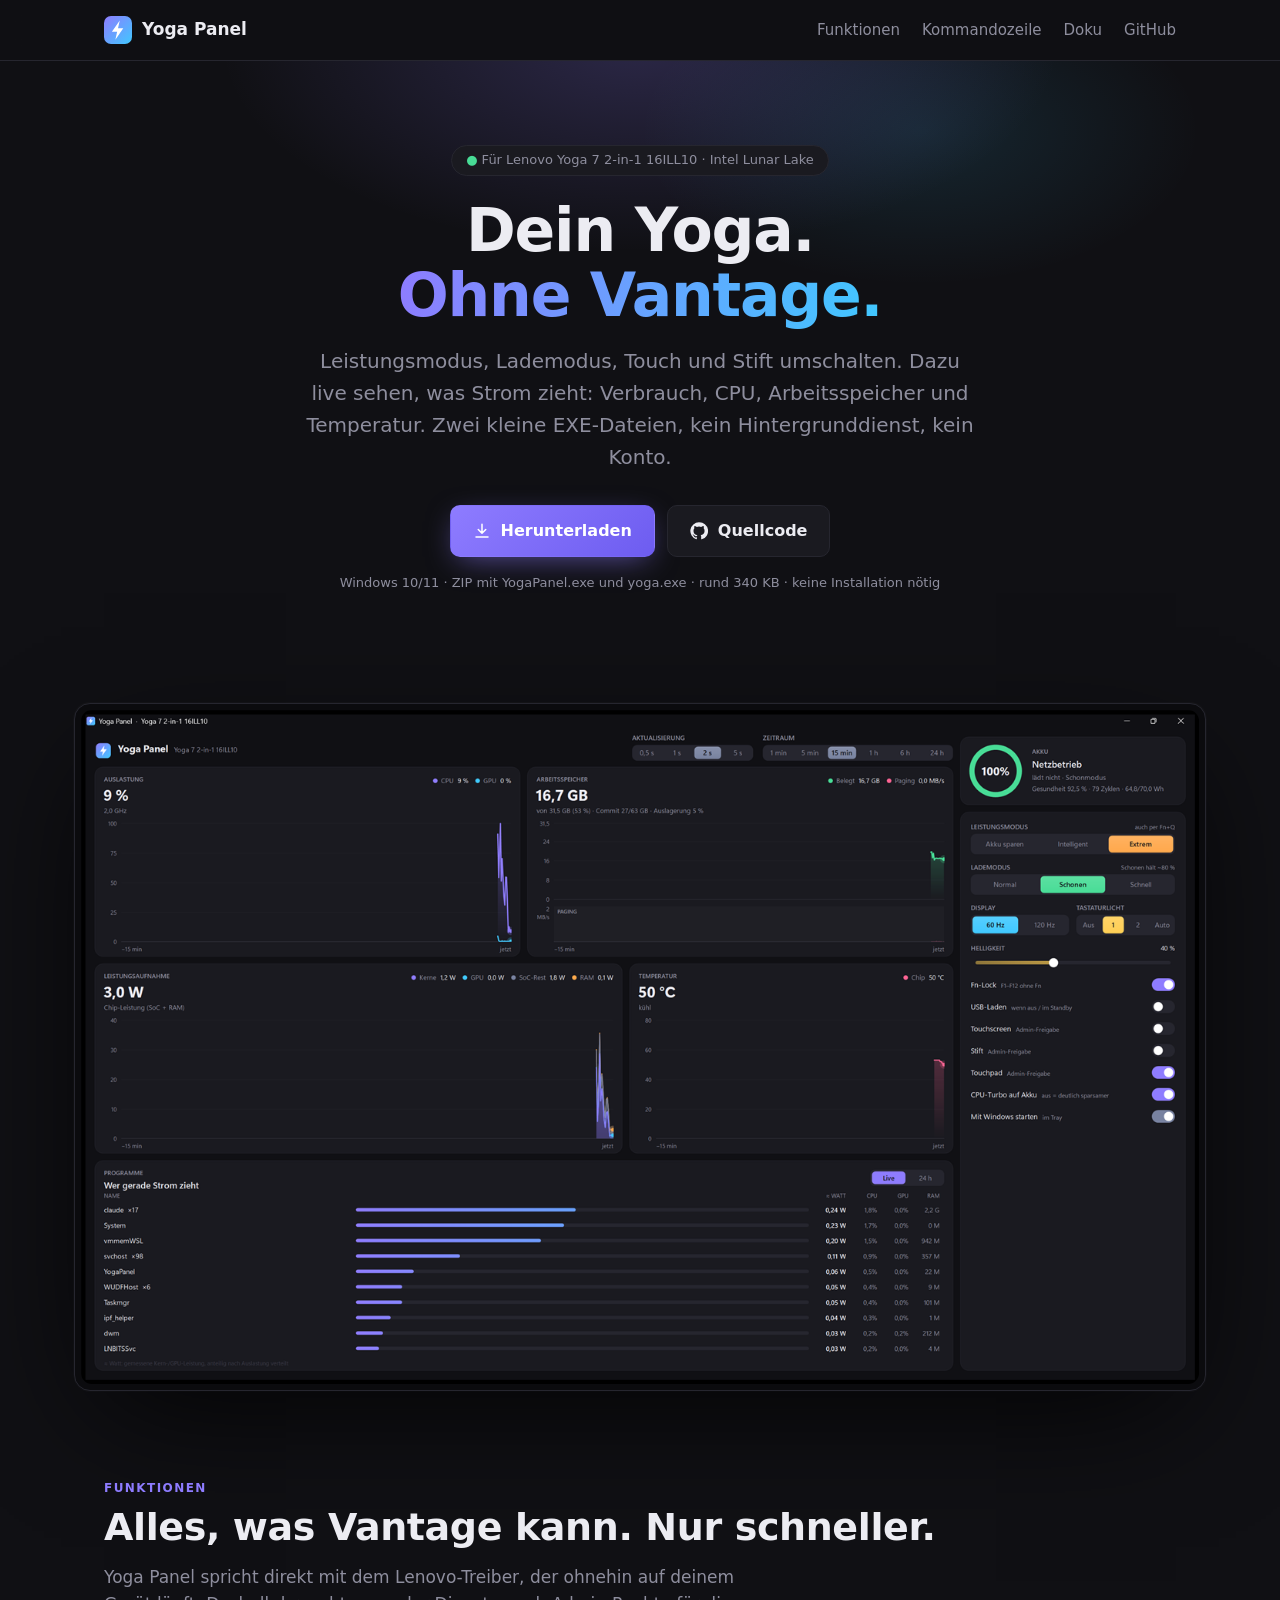
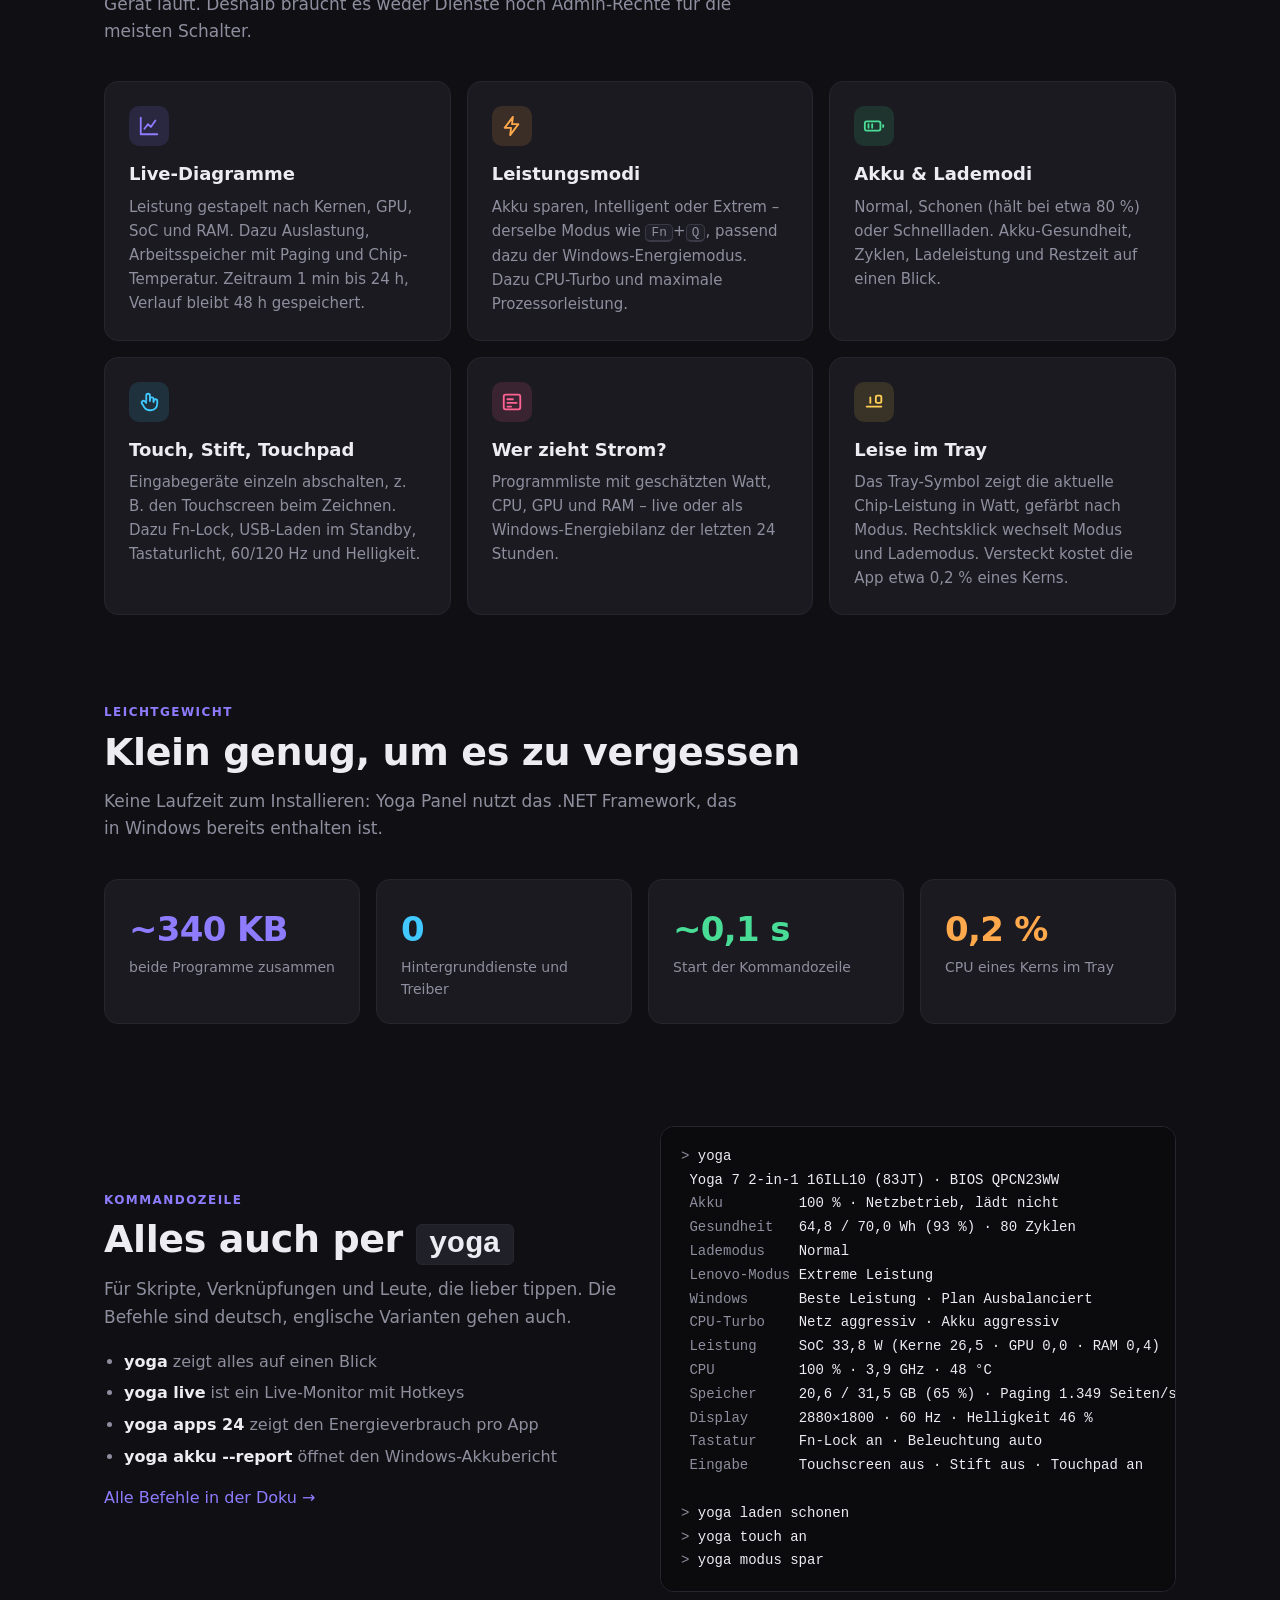
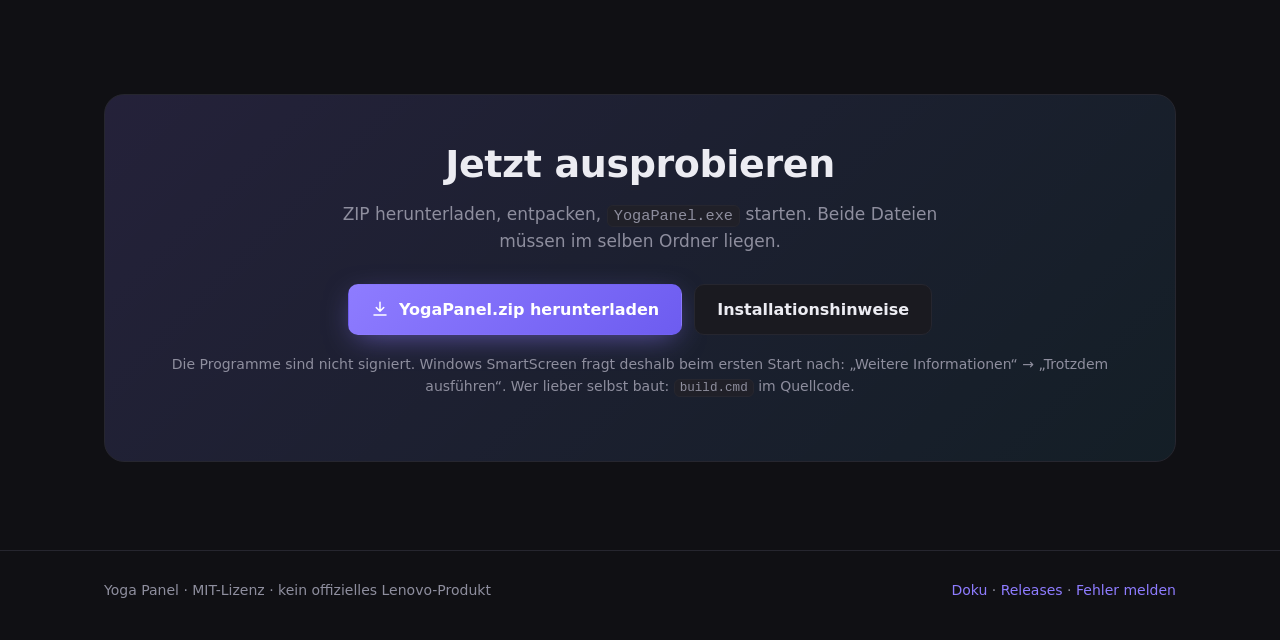
<file: docs/index.html>
<!doctype html>
<html lang="de">
<head>
<meta charset="utf-8">
<meta name="viewport" content="width=device-width, initial-scale=1">
<title>Yoga Panel – schlanke Steuerzentrale für das Lenovo Yoga 7 2-in-1</title>
<meta name="description" content="Ersetzt Lenovo Vantage und Legion Toolkit: Leistungsmodi, Lademodi, Touch/Stift, Live-Diagramme für Verbrauch, CPU, RAM und Temperatur. Zwei kleine EXE-Dateien, kein Dienst.">
<meta property="og:title" content="Yoga Panel">
<meta property="og:description" content="Schlanke Steuerzentrale für das Lenovo Yoga 7 2-in-1 – ohne Vantage, ohne Hintergrunddienst.">
<meta property="og:image" content="screenshot.png">
<meta name="theme-color" content="#101014">
<link rel="icon" href="data:image/svg+xml,%3Csvg xmlns='http://www.w3.org/2000/svg' viewBox='0 0 32 32'%3E%3Cdefs%3E%3ClinearGradient id='g' x1='0' y1='0' x2='1' y2='1'%3E%3Cstop offset='0' stop-color='%238e7cff'/%3E%3Cstop offset='1' stop-color='%2340c8ff'/%3E%3C/linearGradient%3E%3C/defs%3E%3Crect width='32' height='32' rx='8' fill='url(%23g)'/%3E%3Cpath d='M18 5 9 18h6l-2 9 9-13h-6z' fill='%23fff'/%3E%3C/svg%3E">
<link rel="stylesheet" href="style.css">
</head>
<body>

<svg width="0" height="0" style="position:absolute" aria-hidden="true">
  <defs>
    <linearGradient id="lg" x1="0" y1="0" x2="1" y2="1"><stop offset="0" stop-color="#8e7cff"/><stop offset="1" stop-color="#40c8ff"/></linearGradient>
  </defs>
  <symbol id="logo" viewBox="0 0 32 32"><rect width="32" height="32" rx="8" fill="url(#lg)"/><path d="M18 5 9 18h6l-2 9 9-13h-6z" fill="#fff"/></symbol>
  <symbol id="i-dl" viewBox="0 0 24 24"><path d="M12 3v12m0 0-5-5m5 5 5-5M4 20h16" fill="none" stroke="currentColor" stroke-width="2" stroke-linecap="round" stroke-linejoin="round"/></symbol>
  <symbol id="i-gh" viewBox="0 0 24 24"><path fill="currentColor" d="M12 .5a11.5 11.5 0 0 0-3.64 22.42c.58.1.79-.25.79-.56v-2c-3.2.7-3.88-1.37-3.88-1.37-.53-1.33-1.28-1.69-1.28-1.69-1.05-.72.08-.7.08-.7 1.16.08 1.77 1.19 1.77 1.19 1.03 1.77 2.7 1.26 3.36.96.1-.75.4-1.26.73-1.55-2.56-.29-5.25-1.28-5.25-5.69 0-1.26.45-2.29 1.19-3.1-.12-.29-.52-1.46.11-3.05 0 0 .97-.31 3.17 1.18a11 11 0 0 1 5.77 0c2.2-1.49 3.17-1.18 3.17-1.18.63 1.59.23 2.76.11 3.05.74.81 1.19 1.84 1.19 3.1 0 4.42-2.7 5.39-5.27 5.68.41.36.78 1.06.78 2.14v3.17c0 .31.21.67.8.56A11.5 11.5 0 0 0 12 .5Z"/></symbol>
</svg>

<header class="nav">
  <div class="wrap">
    <a class="brand" href="./"><svg class="logo"><use href="#logo"/></svg>Yoga Panel</a>
    <nav class="links">
      <a href="#funktionen" class="hide-s">Funktionen</a>
      <a href="#kommandozeile" class="hide-s">Kommandozeile</a>
      <a href="doku.html">Doku</a>
      <a href="https://github.com/Jsplice/yoga-panel">GitHub</a>
    </nav>
  </div>
</header>

<main>
  <div class="hero wrap">
    <span class="pill"><b>●</b> Für Lenovo Yoga 7 2-in-1 16ILL10 · Intel Lunar Lake</span>
    <h1>Dein Yoga.<br><span class="grad">Ohne Vantage.</span></h1>
    <p class="lead">Leistungsmodus, Lademodus, Touch und Stift umschalten. Dazu live sehen, was Strom zieht: Verbrauch, CPU, Arbeitsspeicher und Temperatur. Zwei kleine EXE-Dateien, kein Hintergrunddienst, kein Konto.</p>
    <div class="cta">
      <a class="btn primary" href="https://github.com/Jsplice/yoga-panel/releases/latest/download/YogaPanel.zip"><svg><use href="#i-dl"/></svg>Herunterladen</a>
      <a class="btn ghost" href="https://github.com/Jsplice/yoga-panel"><svg><use href="#i-gh"/></svg>Quellcode</a>
    </div>
    <p class="meta">Windows 10/11 · ZIP mit YogaPanel.exe und yoga.exe · rund 340 KB · keine Installation nötig</p>
  </div>

  <div class="shot">
    <div class="frame"><img src="screenshot.png" width="1451" height="875" alt="Yoga Panel: Diagramme für Auslastung, Arbeitsspeicher, Leistungsaufnahme und Temperatur, rechts Akku und Schalter, unten die Programmliste"></div>
  </div>

  <section id="funktionen">
    <div class="wrap">
      <div class="kicker">Funktionen</div>
      <h2>Alles, was Vantage kann. Nur schneller.</h2>
      <p class="sub">Yoga Panel spricht direkt mit dem Lenovo-Treiber, der ohnehin auf deinem Gerät läuft. Deshalb braucht es weder Dienste noch Admin-Rechte für die meisten Schalter.</p>
      <div class="grid">
        <div class="card">
          <div class="ico c-violet"><svg viewBox="0 0 24 24" fill="none" stroke="currentColor" stroke-width="2" stroke-linecap="round" stroke-linejoin="round"><path d="M3 3v18h18"/><path d="m7 15 4-5 3 3 5-7"/></svg></div>
          <h3>Live-Diagramme</h3>
          <p>Leistung gestapelt nach Kernen, GPU, SoC und RAM. Dazu Auslastung, Arbeitsspeicher mit Paging und Chip-Temperatur. Zeitraum 1 min bis 24 h, Verlauf bleibt 48 h gespeichert.</p>
        </div>
        <div class="card">
          <div class="ico c-orange"><svg viewBox="0 0 24 24" fill="none" stroke="currentColor" stroke-width="2" stroke-linecap="round" stroke-linejoin="round"><path d="M13 2 4 14h7l-1 8 9-12h-7z"/></svg></div>
          <h3>Leistungsmodi</h3>
          <p>Akku sparen, Intelligent oder Extrem – derselbe Modus wie <kbd>Fn</kbd>+<kbd>Q</kbd>, passend dazu der Windows-Energiemodus. Dazu CPU-Turbo und maximale Prozessorleistung.</p>
        </div>
        <div class="card">
          <div class="ico c-green"><svg viewBox="0 0 24 24" fill="none" stroke="currentColor" stroke-width="2" stroke-linecap="round" stroke-linejoin="round"><rect x="2" y="7" width="17" height="10" rx="2"/><path d="M22 11v2"/><path d="M6 10v4M10 10v4"/></svg></div>
          <h3>Akku & Lademodi</h3>
          <p>Normal, Schonen (hält bei etwa 80 %) oder Schnellladen. Akku-Gesundheit, Zyklen, Ladeleistung und Restzeit auf einen Blick.</p>
        </div>
        <div class="card">
          <div class="ico c-cyan"><svg viewBox="0 0 24 24" fill="none" stroke="currentColor" stroke-width="2" stroke-linecap="round" stroke-linejoin="round"><path d="M9 11V5a2 2 0 0 1 4 0v6"/><path d="M13 9a2 2 0 0 1 4 0v3"/><path d="M17 11a2 2 0 0 1 4 0v3a7 7 0 0 1-7 7h-1a7 7 0 0 1-6-3l-3-5a2 2 0 0 1 3-2l2 2"/></svg></div>
          <h3>Touch, Stift, Touchpad</h3>
          <p>Eingabegeräte einzeln abschalten, z. B. den Touchscreen beim Zeichnen. Dazu Fn-Lock, USB-Laden im Standby, Tastaturlicht, 60/120 Hz und Helligkeit.</p>
        </div>
        <div class="card">
          <div class="ico c-pink"><svg viewBox="0 0 24 24" fill="none" stroke="currentColor" stroke-width="2" stroke-linecap="round" stroke-linejoin="round"><rect x="3" y="4" width="18" height="16" rx="2"/><path d="M7 9h6M7 13h10M7 17h4"/></svg></div>
          <h3>Wer zieht Strom?</h3>
          <p>Programmliste mit geschätzten Watt, CPU, GPU und RAM – live oder als Windows-Energiebilanz der letzten 24 Stunden.</p>
        </div>
        <div class="card">
          <div class="ico c-yellow"><svg viewBox="0 0 24 24" fill="none" stroke="currentColor" stroke-width="2" stroke-linecap="round" stroke-linejoin="round"><path d="M4 17h16"/><rect x="14" y="5" width="6" height="8" rx="1.5"/><path d="M8 13V7"/></svg></div>
          <h3>Leise im Tray</h3>
          <p>Das Tray-Symbol zeigt die aktuelle Chip-Leistung in Watt, gefärbt nach Modus. Rechtsklick wechselt Modus und Lademodus. Versteckt kostet die App etwa 0,2 % eines Kerns.</p>
        </div>
      </div>
    </div>
  </section>

  <section>
    <div class="wrap">
      <div class="kicker">Leichtgewicht</div>
      <h2>Klein genug, um es zu vergessen</h2>
      <p class="sub">Keine Laufzeit zum Installieren: Yoga Panel nutzt das .NET Framework, das in Windows bereits enthalten ist.</p>
      <div class="stats">
        <div class="stat"><div class="v" style="color:var(--violet)">~340 KB</div><div class="l">beide Programme zusammen</div></div>
        <div class="stat"><div class="v" style="color:var(--cyan)">0</div><div class="l">Hintergrunddienste und Treiber</div></div>
        <div class="stat"><div class="v" style="color:var(--green)">~0,1 s</div><div class="l">Start der Kommandozeile</div></div>
        <div class="stat"><div class="v" style="color:var(--orange)">0,2 %</div><div class="l">CPU eines Kerns im Tray</div></div>
      </div>

    </div>
  </section>

  <section id="kommandozeile">
    <div class="wrap split">
      <div>
        <div class="kicker">Kommandozeile</div>
        <h2>Alles auch per <code style="font-size:.8em">yoga</code></h2>
        <p class="sub" style="margin-bottom:18px">Für Skripte, Verknüpfungen und Leute, die lieber tippen. Die Befehle sind deutsch, englische Varianten gehen auch.</p>
        <ul>
          <li><b>yoga</b> zeigt alles auf einen Blick</li>
          <li><b>yoga live</b> ist ein Live-Monitor mit Hotkeys</li>
          <li><b>yoga apps 24</b> zeigt den Energieverbrauch pro App</li>
          <li><b>yoga akku --report</b> öffnet den Windows-Akkubericht</li>
        </ul>
        <p><a href="doku.html#befehle">Alle Befehle in der Doku →</a></p>
      </div>
<pre><code><span style="color:var(--dim)">&gt;</span> yoga
 Yoga 7 2-in-1 16ILL10 (83JT) · BIOS QPCN23WW
 <span style="color:var(--dim)">Akku        </span> 100 % · Netzbetrieb, lädt nicht
 <span style="color:var(--dim)">Gesundheit  </span> 64,8 / 70,0 Wh (93 %) · 80 Zyklen
 <span style="color:var(--dim)">Lademodus   </span> Normal
 <span style="color:var(--dim)">Lenovo-Modus</span> Extreme Leistung
 <span style="color:var(--dim)">Windows     </span> Beste Leistung · Plan Ausbalanciert
 <span style="color:var(--dim)">CPU-Turbo   </span> Netz aggressiv · Akku aggressiv
 <span style="color:var(--dim)">Leistung    </span> SoC 33,8 W (Kerne 26,5 · GPU 0,0 · RAM 0,4)
 <span style="color:var(--dim)">CPU         </span> 100 % · 3,9 GHz · 48 °C
 <span style="color:var(--dim)">Speicher    </span> 20,6 / 31,5 GB (65 %) · Paging 1.349 Seiten/s
 <span style="color:var(--dim)">Display     </span> 2880×1800 · 60 Hz · Helligkeit 46 %
 <span style="color:var(--dim)">Tastatur    </span> Fn-Lock an · Beleuchtung auto
 <span style="color:var(--dim)">Eingabe     </span> Touchscreen aus · Stift aus · Touchpad an

<span style="color:var(--dim)">&gt;</span> yoga laden schonen
<span style="color:var(--dim)">&gt;</span> yoga touch an
<span style="color:var(--dim)">&gt;</span> yoga modus spar</code></pre>
    </div>
  </section>

  <div class="wrap">
    <div class="dl" id="download">
      <h2>Jetzt ausprobieren</h2>
      <p class="sub">ZIP herunterladen, entpacken, <code>YogaPanel.exe</code> starten. Beide Dateien müssen im selben Ordner liegen.</p>
      <div class="cta">
        <a class="btn primary" href="https://github.com/Jsplice/yoga-panel/releases/latest/download/YogaPanel.zip"><svg><use href="#i-dl"/></svg>YogaPanel.zip herunterladen</a>
        <a class="btn ghost" href="doku.html#installation">Installationshinweise</a>
      </div>
      <p class="note">Die Programme sind nicht signiert. Windows SmartScreen fragt deshalb beim ersten Start nach: „Weitere Informationen“ → „Trotzdem ausführen“. Wer lieber selbst baut: <code>build.cmd</code> im Quellcode.</p>
    </div>
  </div>
</main>

<footer>
  <div class="wrap">
    <span>Yoga Panel · MIT-Lizenz · kein offizielles Lenovo-Produkt</span>
    <span><a href="doku.html">Doku</a> · <a href="https://github.com/Jsplice/yoga-panel/releases">Releases</a> · <a href="https://github.com/Jsplice/yoga-panel/issues">Fehler melden</a></span>
  </div>
</footer>
</body>
</html>
</file>
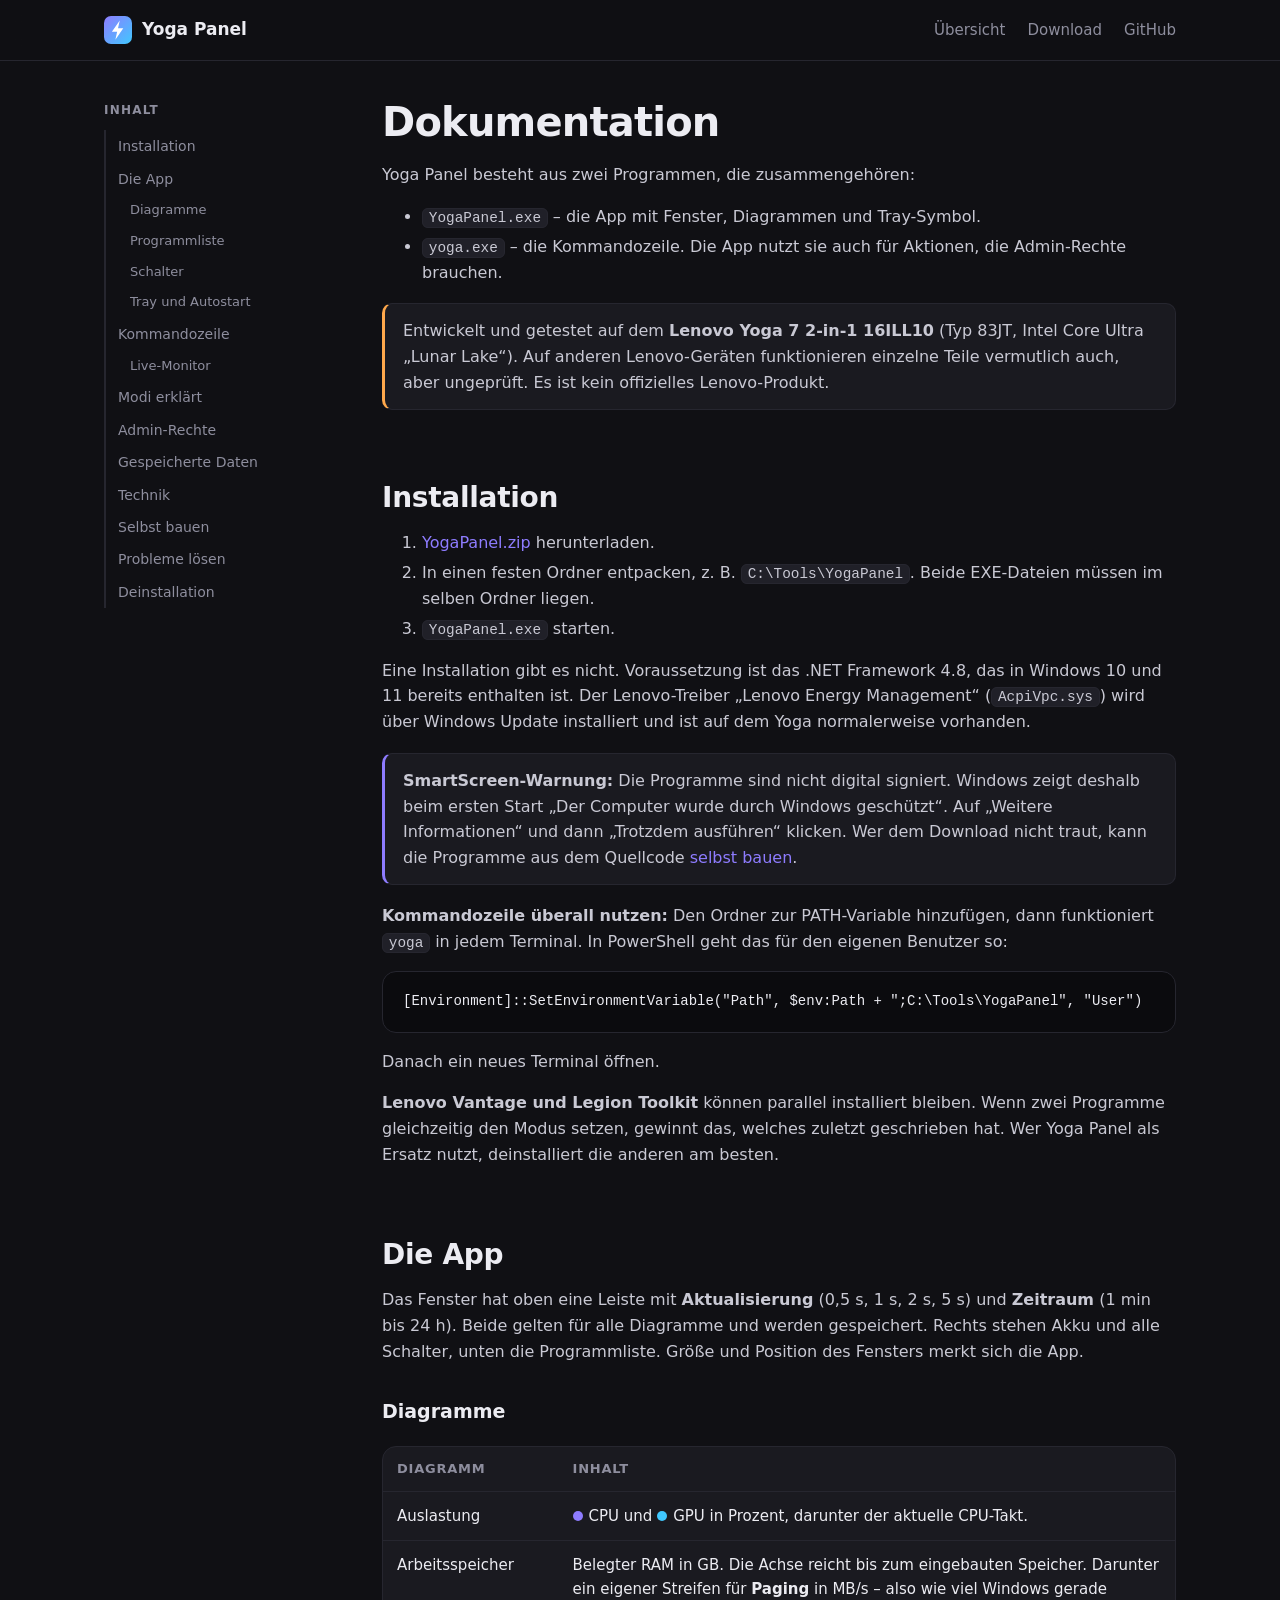
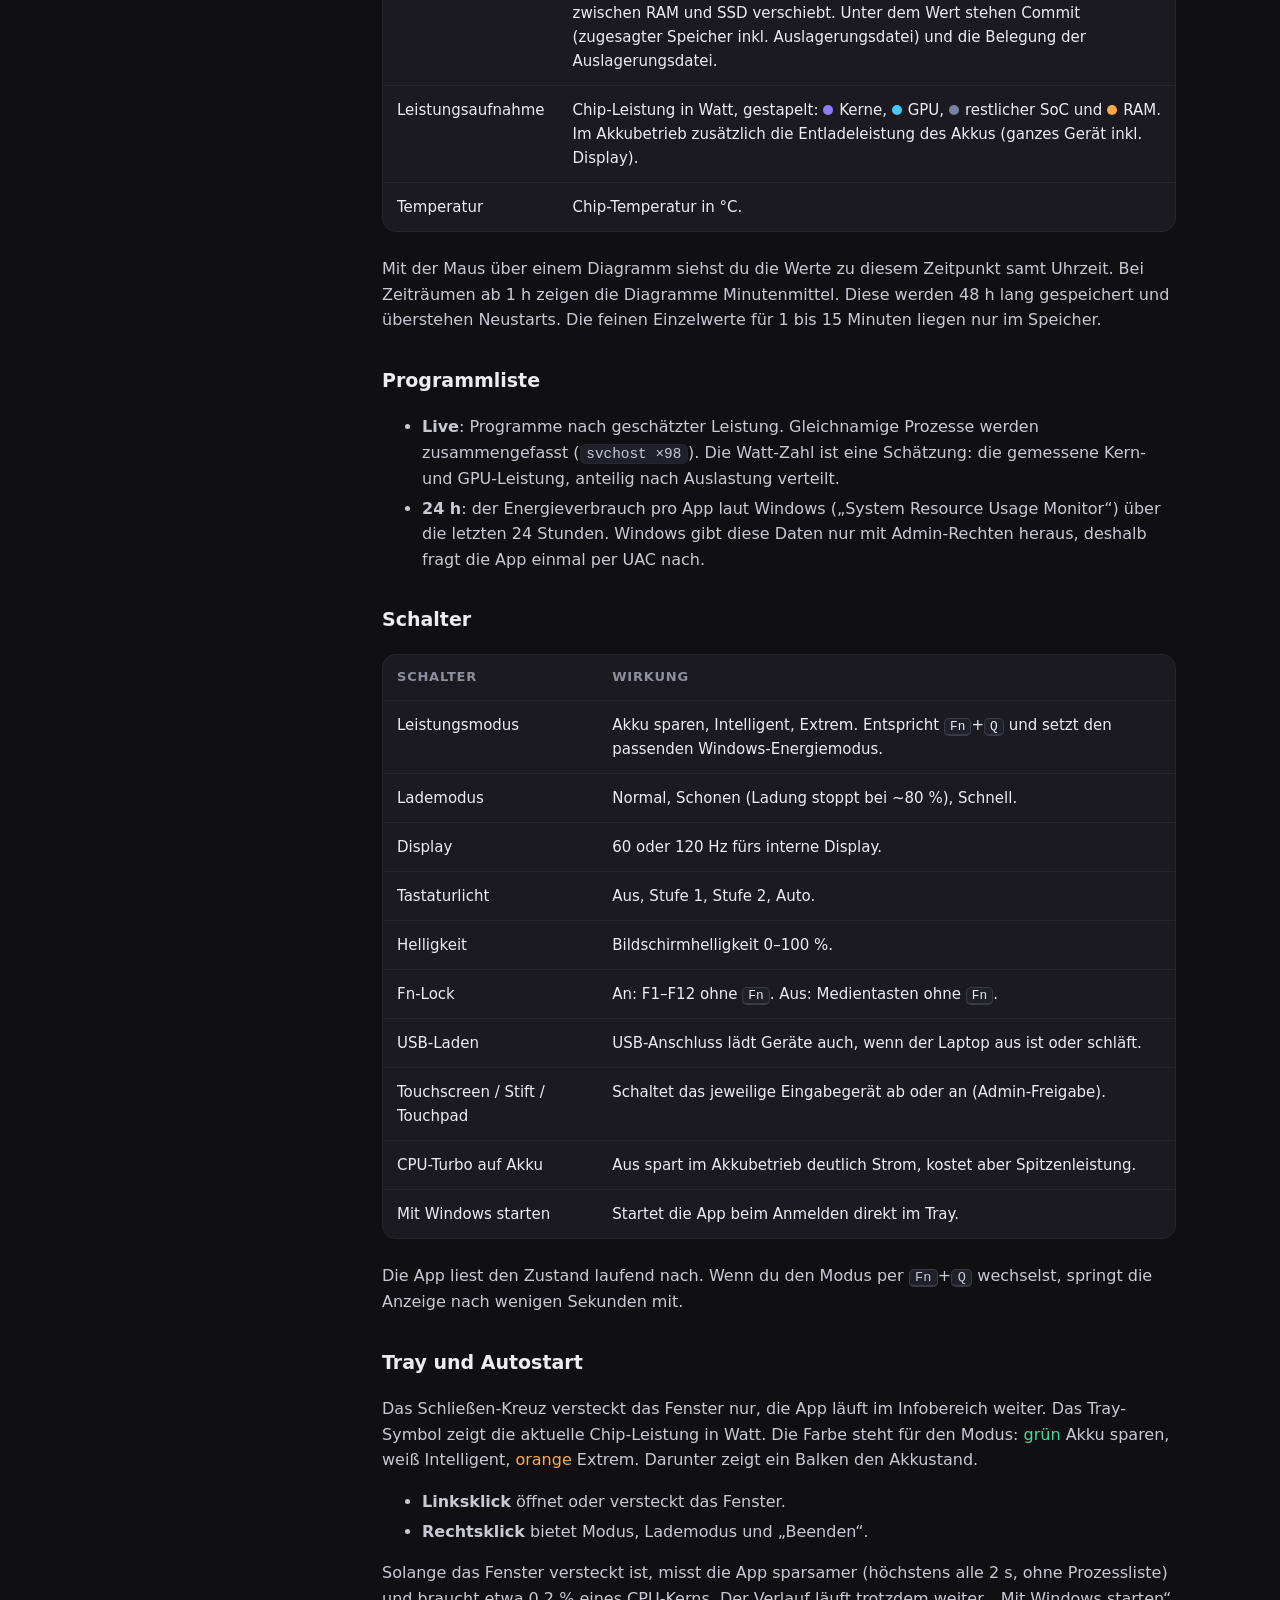
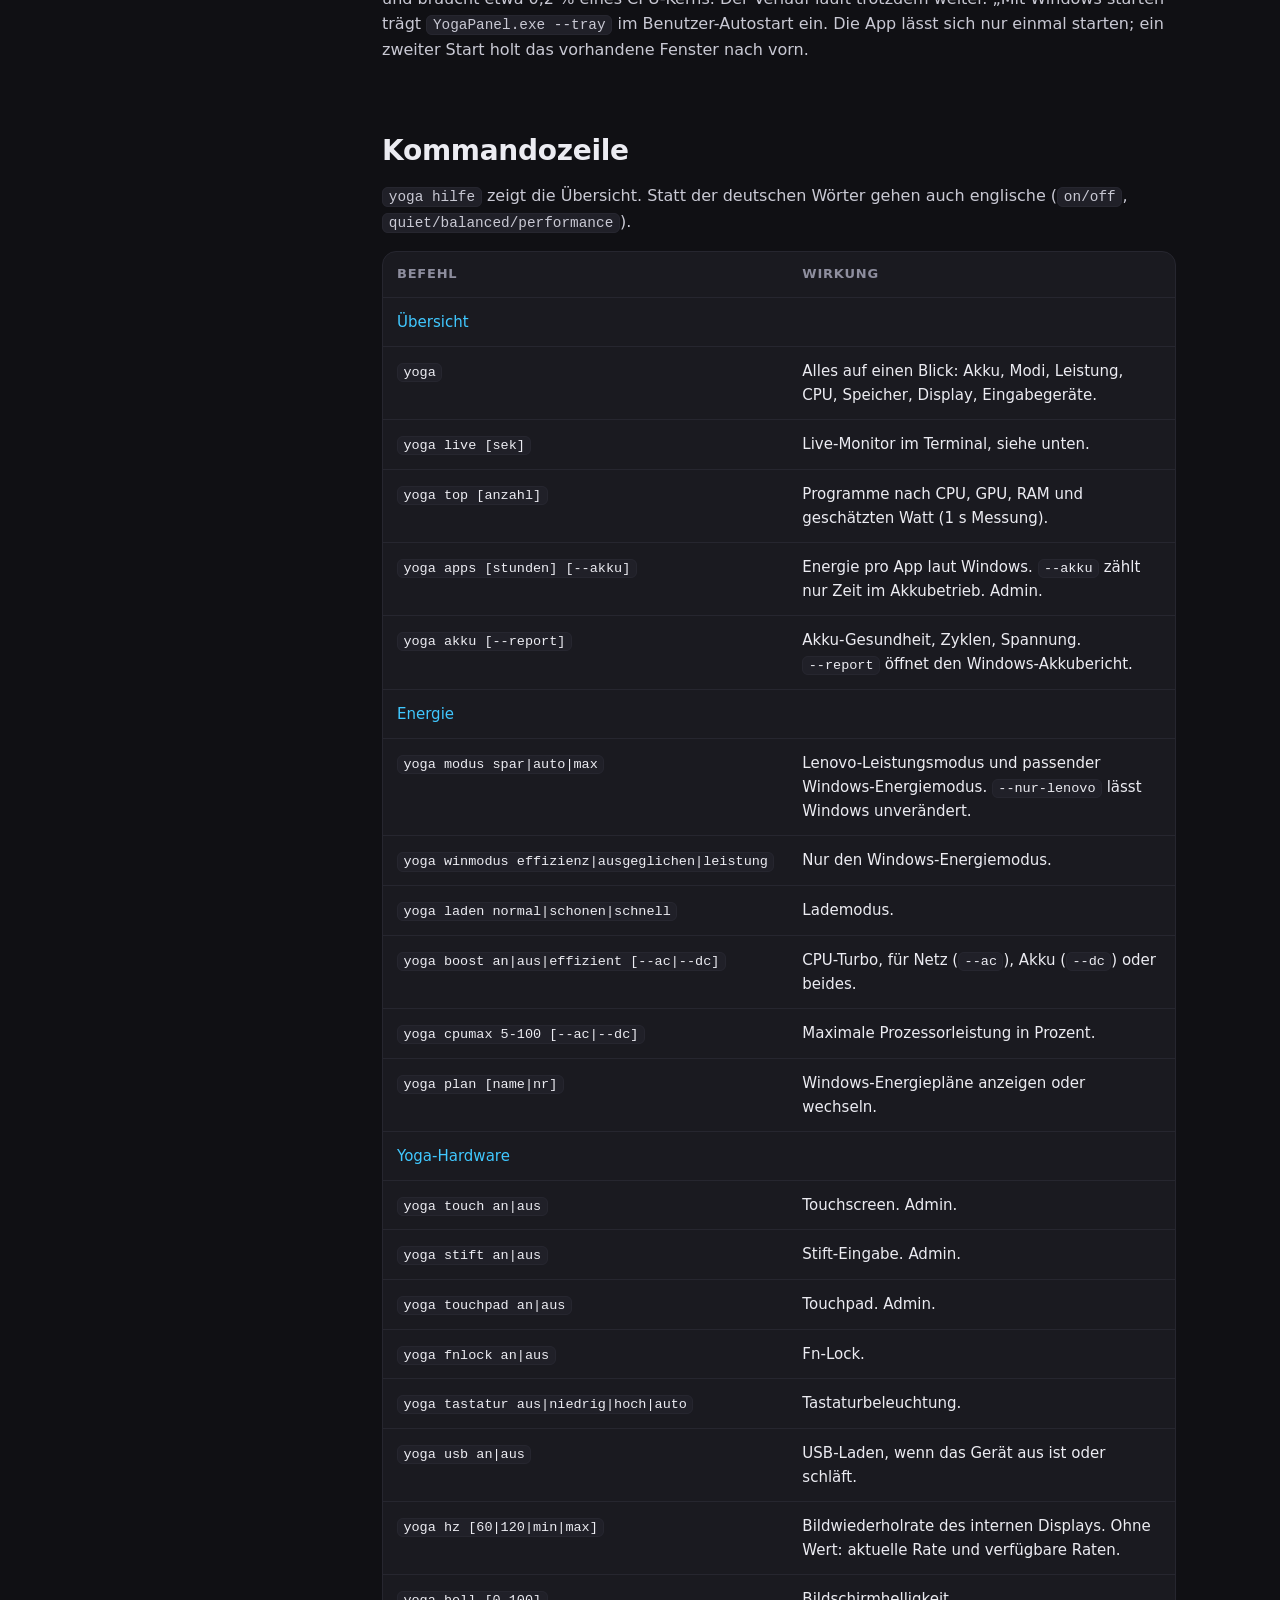
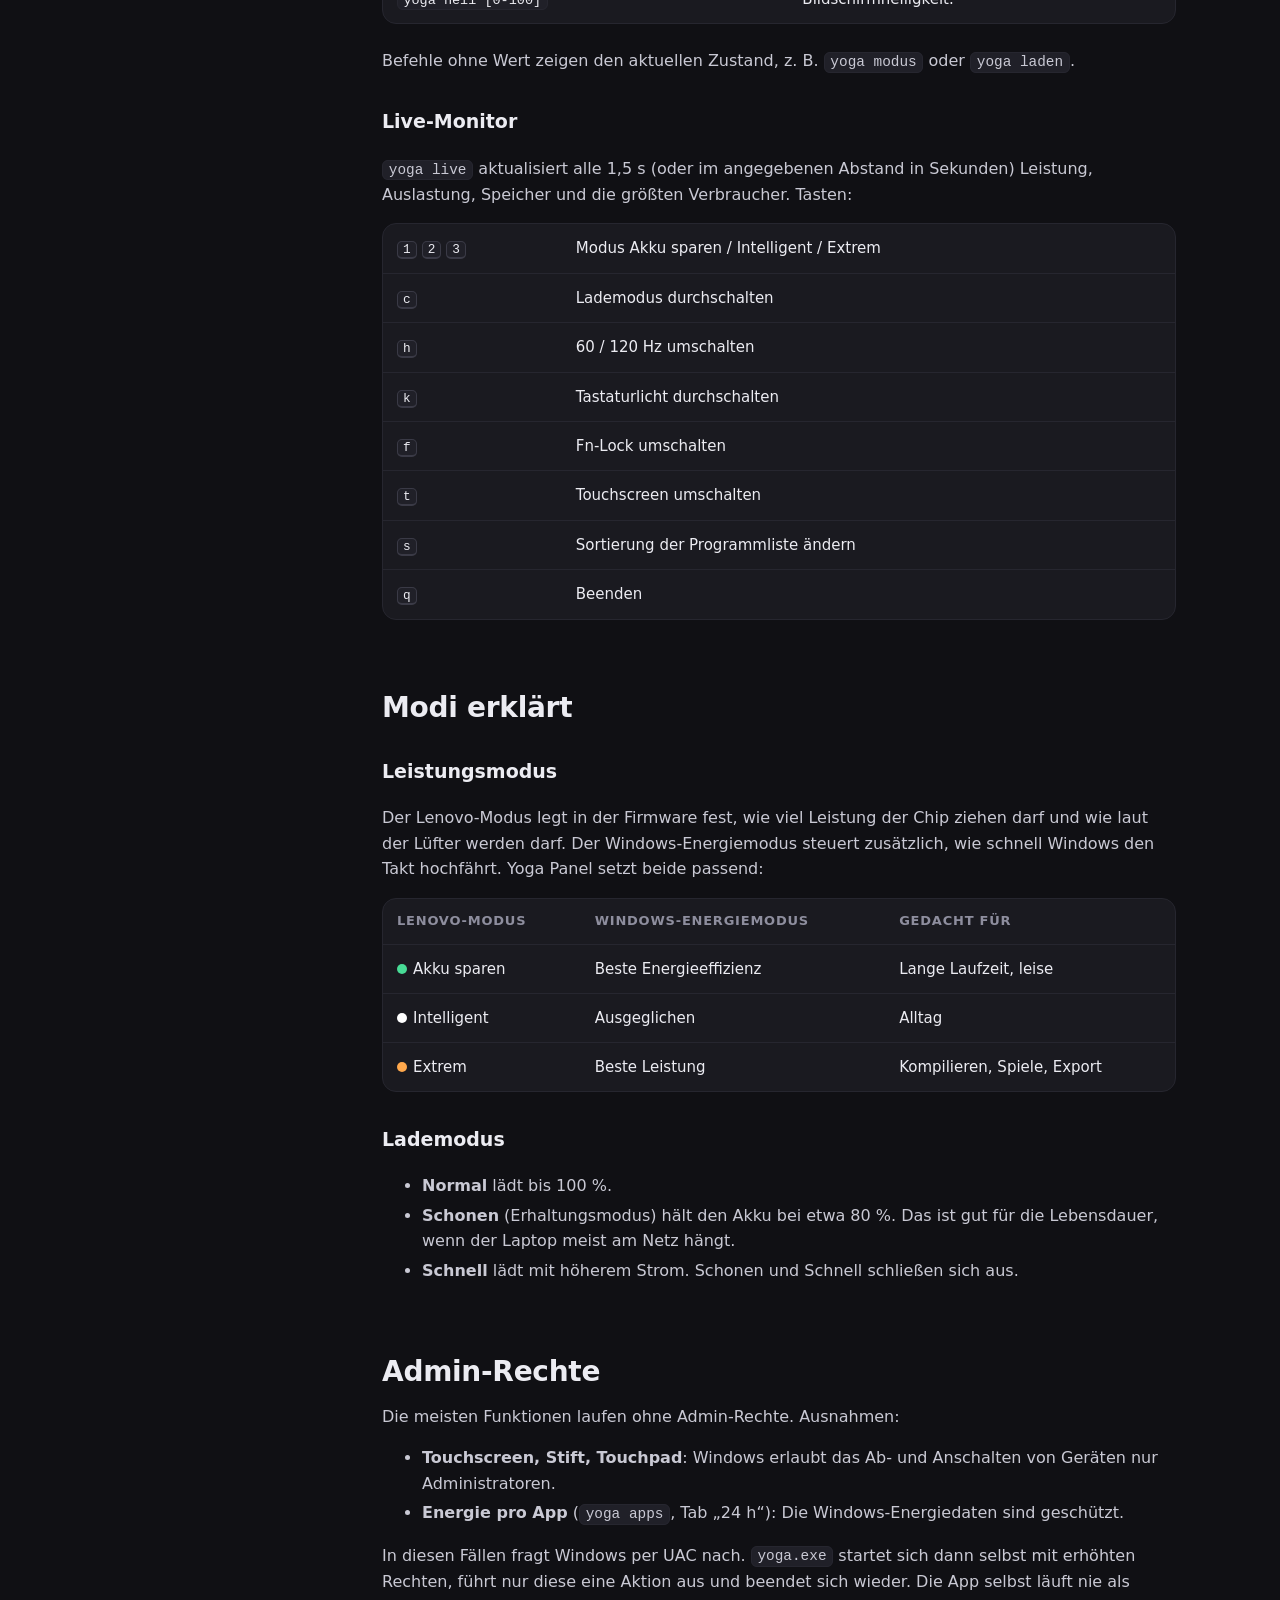
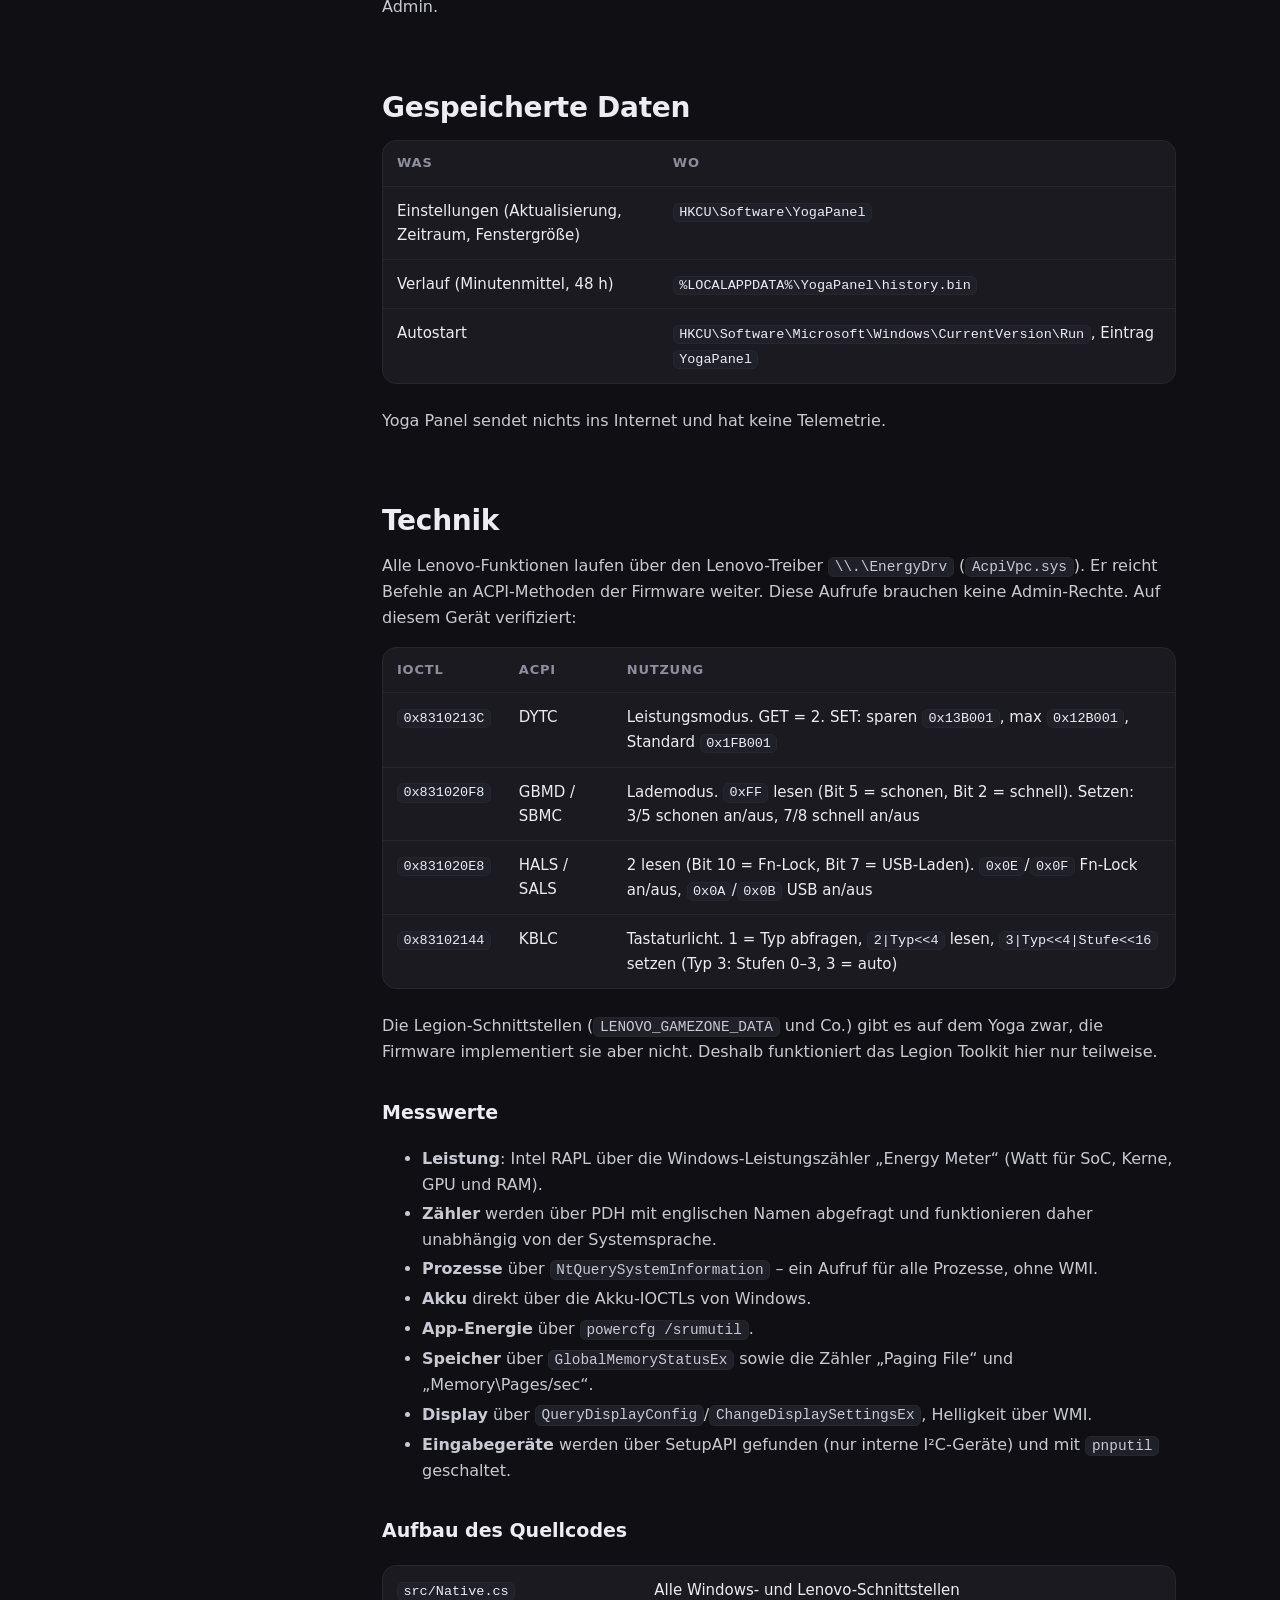
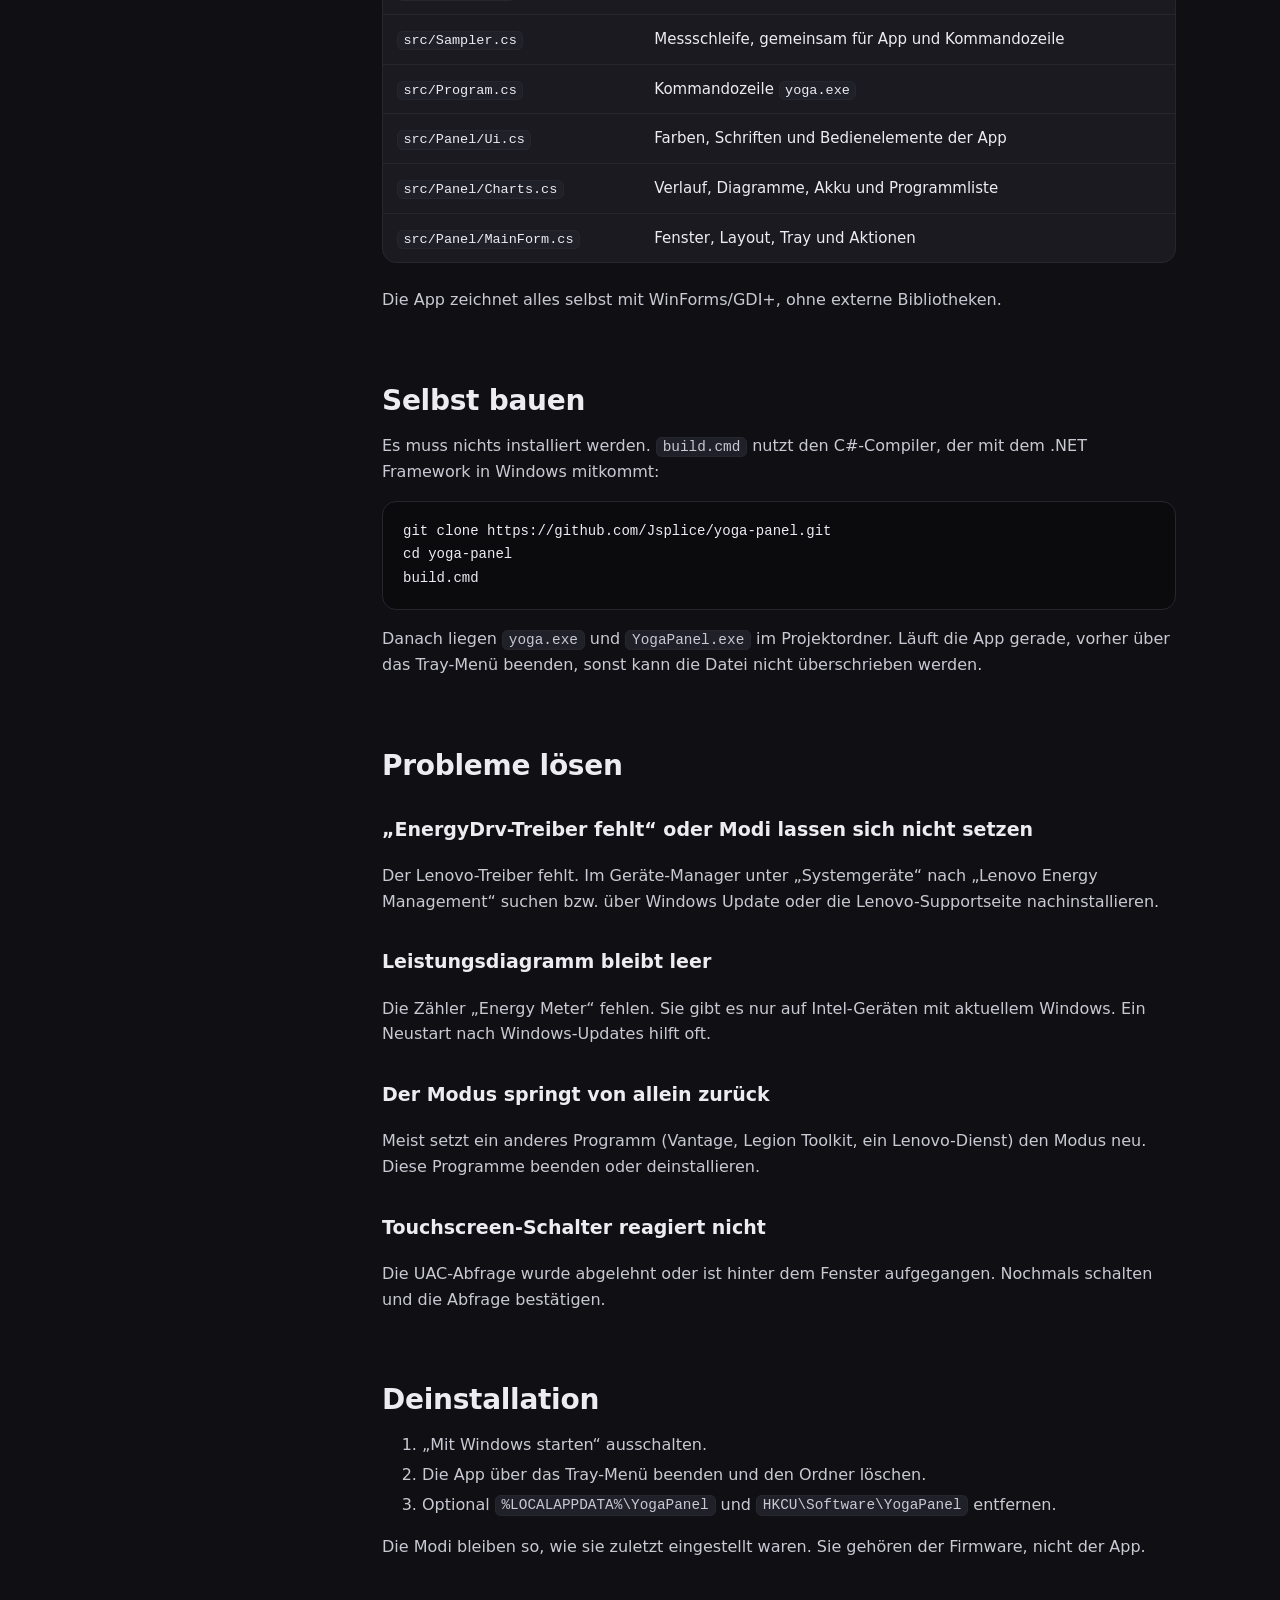
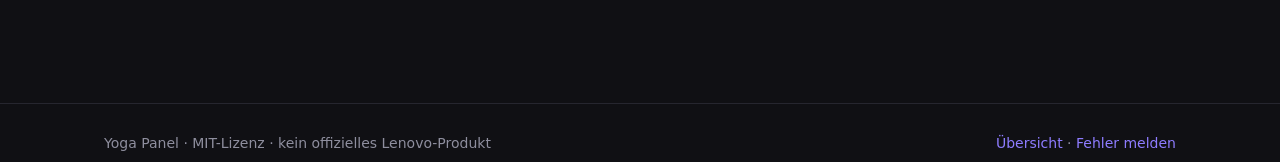
<file: docs/doku.html>
<!doctype html>
<html lang="de">
<head>
<meta charset="utf-8">
<meta name="viewport" content="width=device-width, initial-scale=1">
<title>Yoga Panel – Dokumentation</title>
<meta name="description" content="Installation, Bedienung, Kommandozeile und Technik von Yoga Panel für das Lenovo Yoga 7 2-in-1.">
<meta name="theme-color" content="#101014">
<link rel="icon" href="data:image/svg+xml,%3Csvg xmlns='http://www.w3.org/2000/svg' viewBox='0 0 32 32'%3E%3Cdefs%3E%3ClinearGradient id='g' x1='0' y1='0' x2='1' y2='1'%3E%3Cstop offset='0' stop-color='%238e7cff'/%3E%3Cstop offset='1' stop-color='%2340c8ff'/%3E%3C/linearGradient%3E%3C/defs%3E%3Crect width='32' height='32' rx='8' fill='url(%23g)'/%3E%3Cpath d='M18 5 9 18h6l-2 9 9-13h-6z' fill='%23fff'/%3E%3C/svg%3E">
<link rel="stylesheet" href="style.css">
</head>
<body>

<svg width="0" height="0" style="position:absolute" aria-hidden="true">
  <defs><linearGradient id="lg" x1="0" y1="0" x2="1" y2="1"><stop offset="0" stop-color="#8e7cff"/><stop offset="1" stop-color="#40c8ff"/></linearGradient></defs>
  <symbol id="logo" viewBox="0 0 32 32"><rect width="32" height="32" rx="8" fill="url(#lg)"/><path d="M18 5 9 18h6l-2 9 9-13h-6z" fill="#fff"/></symbol>
</svg>

<header class="nav">
  <div class="wrap">
    <a class="brand" href="./"><svg class="logo"><use href="#logo"/></svg>Yoga Panel</a>
    <nav class="links">
      <a href="./">Übersicht</a>
      <a href="https://github.com/Jsplice/yoga-panel/releases/latest/download/YogaPanel.zip">Download</a>
      <a href="https://github.com/Jsplice/yoga-panel">GitHub</a>
    </nav>
  </div>
</header>

<div class="wrap doc">
  <aside class="toc">
    <b>Inhalt</b>
    <a href="#installation">Installation</a>
    <a href="#app">Die App</a>
    <a class="sub2" href="#diagramme">Diagramme</a>
    <a class="sub2" href="#programme">Programmliste</a>
    <a class="sub2" href="#schalter">Schalter</a>
    <a class="sub2" href="#tray">Tray und Autostart</a>
    <a href="#befehle">Kommandozeile</a>
    <a class="sub2" href="#live">Live-Monitor</a>
    <a href="#modi">Modi erklärt</a>
    <a href="#admin">Admin-Rechte</a>
    <a href="#daten">Gespeicherte Daten</a>
    <a href="#technik">Technik</a>
    <a href="#bauen">Selbst bauen</a>
    <a href="#probleme">Probleme lösen</a>
    <a href="#deinstallation">Deinstallation</a>
  </aside>

  <article class="content">
    <h1>Dokumentation</h1>
    <p>Yoga Panel besteht aus zwei Programmen, die zusammengehören:</p>
    <ul>
      <li><code>YogaPanel.exe</code> – die App mit Fenster, Diagrammen und Tray-Symbol.</li>
      <li><code>yoga.exe</code> – die Kommandozeile. Die App nutzt sie auch für Aktionen, die Admin-Rechte brauchen.</li>
    </ul>
    <div class="callout warn"><p>Entwickelt und getestet auf dem <b>Lenovo Yoga 7 2-in-1 16ILL10</b> (Typ 83JT, Intel Core Ultra „Lunar Lake“). Auf anderen Lenovo-Geräten funktionieren einzelne Teile vermutlich auch, aber ungeprüft. Es ist kein offizielles Lenovo-Produkt.</p></div>

    <h2 id="installation">Installation</h2>
    <ol>
      <li><a href="https://github.com/Jsplice/yoga-panel/releases/latest/download/YogaPanel.zip">YogaPanel.zip</a> herunterladen.</li>
      <li>In einen festen Ordner entpacken, z. B. <code>C:\Tools\YogaPanel</code>. Beide EXE-Dateien müssen im selben Ordner liegen.</li>
      <li><code>YogaPanel.exe</code> starten.</li>
    </ol>
    <p>Eine Installation gibt es nicht. Voraussetzung ist das .NET Framework 4.8, das in Windows 10 und 11 bereits enthalten ist. Der Lenovo-Treiber „Lenovo Energy Management“ (<code>AcpiVpc.sys</code>) wird über Windows Update installiert und ist auf dem Yoga normalerweise vorhanden.</p>
    <div class="callout"><p><b>SmartScreen-Warnung:</b> Die Programme sind nicht digital signiert. Windows zeigt deshalb beim ersten Start „Der Computer wurde durch Windows geschützt“. Auf „Weitere Informationen“ und dann „Trotzdem ausführen“ klicken. Wer dem Download nicht traut, kann die Programme aus dem Quellcode <a href="#bauen">selbst bauen</a>.</p></div>
    <p><b>Kommandozeile überall nutzen:</b> Den Ordner zur PATH-Variable hinzufügen, dann funktioniert <code>yoga</code> in jedem Terminal. In PowerShell geht das für den eigenen Benutzer so:</p>
<pre><code>[Environment]::SetEnvironmentVariable("Path", $env:Path + ";C:\Tools\YogaPanel", "User")</code></pre>
    <p>Danach ein neues Terminal öffnen.</p>
    <p><b>Lenovo Vantage und Legion Toolkit</b> können parallel installiert bleiben. Wenn zwei Programme gleichzeitig den Modus setzen, gewinnt das, welches zuletzt geschrieben hat. Wer Yoga Panel als Ersatz nutzt, deinstalliert die anderen am besten.</p>

    <h2 id="app">Die App</h2>
    <p>Das Fenster hat oben eine Leiste mit <b>Aktualisierung</b> (0,5 s, 1 s, 2 s, 5 s) und <b>Zeitraum</b> (1 min bis 24 h). Beide gelten für alle Diagramme und werden gespeichert. Rechts stehen Akku und alle Schalter, unten die Programmliste. Größe und Position des Fensters merkt sich die App.</p>

    <h3 id="diagramme">Diagramme</h3>
    <div class="tablebox"><table>
      <thead><tr><th>Diagramm</th><th>Inhalt</th></tr></thead>
      <tbody>
        <tr><td>Auslastung</td><td><span class="dot" style="background:var(--violet)"></span>CPU und <span class="dot" style="background:var(--cyan)"></span>GPU in Prozent, darunter der aktuelle CPU-Takt.</td></tr>
        <tr><td>Arbeitsspeicher</td><td>Belegter RAM in GB. Die Achse reicht bis zum eingebauten Speicher. Darunter ein eigener Streifen für <b>Paging</b> in MB/s – also wie viel Windows gerade zwischen RAM und SSD verschiebt. Unter dem Wert stehen Commit (zugesagter Speicher inkl. Auslagerungsdatei) und die Belegung der Auslagerungsdatei.</td></tr>
        <tr><td>Leistungsaufnahme</td><td>Chip-Leistung in Watt, gestapelt: <span class="dot" style="background:var(--violet)"></span>Kerne, <span class="dot" style="background:var(--cyan)"></span>GPU, <span class="dot" style="background:var(--slate,#7882a0)"></span>restlicher SoC und <span class="dot" style="background:var(--orange)"></span>RAM. Im Akkubetrieb zusätzlich die Entladeleistung des Akkus (ganzes Gerät inkl. Display).</td></tr>
        <tr><td>Temperatur</td><td>Chip-Temperatur in °C.</td></tr>
      </tbody>
    </table></div>
    <p>Mit der Maus über einem Diagramm siehst du die Werte zu diesem Zeitpunkt samt Uhrzeit. Bei Zeiträumen ab 1 h zeigen die Diagramme Minutenmittel. Diese werden 48 h lang gespeichert und überstehen Neustarts. Die feinen Einzelwerte für 1 bis 15 Minuten liegen nur im Speicher.</p>

    <h3 id="programme">Programmliste</h3>
    <ul>
      <li><b>Live</b>: Programme nach geschätzter Leistung. Gleichnamige Prozesse werden zusammengefasst (<code>svchost ×98</code>). Die Watt-Zahl ist eine Schätzung: die gemessene Kern- und GPU-Leistung, anteilig nach Auslastung verteilt.</li>
      <li><b>24 h</b>: der Energieverbrauch pro App laut Windows („System Resource Usage Monitor“) über die letzten 24 Stunden. Windows gibt diese Daten nur mit Admin-Rechten heraus, deshalb fragt die App einmal per UAC nach.</li>
    </ul>

    <h3 id="schalter">Schalter</h3>
    <div class="tablebox"><table>
      <thead><tr><th>Schalter</th><th>Wirkung</th></tr></thead>
      <tbody>
        <tr><td>Leistungsmodus</td><td>Akku sparen, Intelligent, Extrem. Entspricht <kbd>Fn</kbd>+<kbd>Q</kbd> und setzt den passenden Windows-Energiemodus.</td></tr>
        <tr><td>Lademodus</td><td>Normal, Schonen (Ladung stoppt bei ~80 %), Schnell.</td></tr>
        <tr><td>Display</td><td>60 oder 120 Hz fürs interne Display.</td></tr>
        <tr><td>Tastaturlicht</td><td>Aus, Stufe 1, Stufe 2, Auto.</td></tr>
        <tr><td>Helligkeit</td><td>Bildschirmhelligkeit 0–100 %.</td></tr>
        <tr><td>Fn-Lock</td><td>An: F1–F12 ohne <kbd>Fn</kbd>. Aus: Medientasten ohne <kbd>Fn</kbd>.</td></tr>
        <tr><td>USB-Laden</td><td>USB-Anschluss lädt Geräte auch, wenn der Laptop aus ist oder schläft.</td></tr>
        <tr><td>Touchscreen / Stift / Touchpad</td><td>Schaltet das jeweilige Eingabegerät ab oder an (Admin-Freigabe).</td></tr>
        <tr><td>CPU-Turbo auf Akku</td><td>Aus spart im Akkubetrieb deutlich Strom, kostet aber Spitzenleistung.</td></tr>
        <tr><td>Mit Windows starten</td><td>Startet die App beim Anmelden direkt im Tray.</td></tr>
      </tbody>
    </table></div>
    <p>Die App liest den Zustand laufend nach. Wenn du den Modus per <kbd>Fn</kbd>+<kbd>Q</kbd> wechselst, springt die Anzeige nach wenigen Sekunden mit.</p>

    <h3 id="tray">Tray und Autostart</h3>
    <p>Das Schließen-Kreuz versteckt das Fenster nur, die App läuft im Infobereich weiter. Das Tray-Symbol zeigt die aktuelle Chip-Leistung in Watt. Die Farbe steht für den Modus: <span style="color:var(--green)">grün</span> Akku sparen, weiß Intelligent, <span style="color:var(--orange)">orange</span> Extrem. Darunter zeigt ein Balken den Akkustand.</p>
    <ul>
      <li><b>Linksklick</b> öffnet oder versteckt das Fenster.</li>
      <li><b>Rechtsklick</b> bietet Modus, Lademodus und „Beenden“.</li>
    </ul>
    <p>Solange das Fenster versteckt ist, misst die App sparsamer (höchstens alle 2 s, ohne Prozessliste) und braucht etwa 0,2 % eines CPU-Kerns. Der Verlauf läuft trotzdem weiter. „Mit Windows starten“ trägt <code>YogaPanel.exe --tray</code> im Benutzer-Autostart ein. Die App lässt sich nur einmal starten; ein zweiter Start holt das vorhandene Fenster nach vorn.</p>

    <h2 id="befehle">Kommandozeile</h2>
    <p><code>yoga hilfe</code> zeigt die Übersicht. Statt der deutschen Wörter gehen auch englische (<code>on/off</code>, <code>quiet/balanced/performance</code>).</p>
    <div class="tablebox"><table>
      <thead><tr><th>Befehl</th><th>Wirkung</th></tr></thead>
      <tbody>
        <tr><td colspan="2" style="color:var(--cyan)">Übersicht</td></tr>
        <tr><td><code>yoga</code></td><td>Alles auf einen Blick: Akku, Modi, Leistung, CPU, Speicher, Display, Eingabegeräte.</td></tr>
        <tr><td><code>yoga live [sek]</code></td><td>Live-Monitor im Terminal, siehe unten.</td></tr>
        <tr><td><code>yoga top [anzahl]</code></td><td>Programme nach CPU, GPU, RAM und geschätzten Watt (1 s Messung).</td></tr>
        <tr><td><code>yoga apps [stunden] [--akku]</code></td><td>Energie pro App laut Windows. <code>--akku</code> zählt nur Zeit im Akkubetrieb. Admin.</td></tr>
        <tr><td><code>yoga akku [--report]</code></td><td>Akku-Gesundheit, Zyklen, Spannung. <code>--report</code> öffnet den Windows-Akkubericht.</td></tr>
        <tr><td colspan="2" style="color:var(--cyan)">Energie</td></tr>
        <tr><td><code>yoga modus spar|auto|max</code></td><td>Lenovo-Leistungsmodus und passender Windows-Energiemodus. <code>--nur-lenovo</code> lässt Windows unverändert.</td></tr>
        <tr><td><code>yoga winmodus effizienz|ausgeglichen|leistung</code></td><td>Nur den Windows-Energiemodus.</td></tr>
        <tr><td><code>yoga laden normal|schonen|schnell</code></td><td>Lademodus.</td></tr>
        <tr><td><code>yoga boost an|aus|effizient [--ac|--dc]</code></td><td>CPU-Turbo, für Netz (<code>--ac</code>), Akku (<code>--dc</code>) oder beides.</td></tr>
        <tr><td><code>yoga cpumax 5-100 [--ac|--dc]</code></td><td>Maximale Prozessorleistung in Prozent.</td></tr>
        <tr><td><code>yoga plan [name|nr]</code></td><td>Windows-Energiepläne anzeigen oder wechseln.</td></tr>
        <tr><td colspan="2" style="color:var(--cyan)">Yoga-Hardware</td></tr>
        <tr><td><code>yoga touch an|aus</code></td><td>Touchscreen. Admin.</td></tr>
        <tr><td><code>yoga stift an|aus</code></td><td>Stift-Eingabe. Admin.</td></tr>
        <tr><td><code>yoga touchpad an|aus</code></td><td>Touchpad. Admin.</td></tr>
        <tr><td><code>yoga fnlock an|aus</code></td><td>Fn-Lock.</td></tr>
        <tr><td><code>yoga tastatur aus|niedrig|hoch|auto</code></td><td>Tastaturbeleuchtung.</td></tr>
        <tr><td><code>yoga usb an|aus</code></td><td>USB-Laden, wenn das Gerät aus ist oder schläft.</td></tr>
        <tr><td><code>yoga hz [60|120|min|max]</code></td><td>Bildwiederholrate des internen Displays. Ohne Wert: aktuelle Rate und verfügbare Raten.</td></tr>
        <tr><td><code>yoga hell [0-100]</code></td><td>Bildschirmhelligkeit.</td></tr>
      </tbody>
    </table></div>
    <p>Befehle ohne Wert zeigen den aktuellen Zustand, z. B. <code>yoga modus</code> oder <code>yoga laden</code>.</p>

    <h3 id="live">Live-Monitor</h3>
    <p><code>yoga live</code> aktualisiert alle 1,5 s (oder im angegebenen Abstand in Sekunden) Leistung, Auslastung, Speicher und die größten Verbraucher. Tasten:</p>
    <div class="tablebox"><table>
      <tbody>
        <tr><td><kbd>1</kbd> <kbd>2</kbd> <kbd>3</kbd></td><td>Modus Akku sparen / Intelligent / Extrem</td></tr>
        <tr><td><kbd>c</kbd></td><td>Lademodus durchschalten</td></tr>
        <tr><td><kbd>h</kbd></td><td>60 / 120 Hz umschalten</td></tr>
        <tr><td><kbd>k</kbd></td><td>Tastaturlicht durchschalten</td></tr>
        <tr><td><kbd>f</kbd></td><td>Fn-Lock umschalten</td></tr>
        <tr><td><kbd>t</kbd></td><td>Touchscreen umschalten</td></tr>
        <tr><td><kbd>s</kbd></td><td>Sortierung der Programmliste ändern</td></tr>
        <tr><td><kbd>q</kbd></td><td>Beenden</td></tr>
      </tbody>
    </table></div>

    <h2 id="modi">Modi erklärt</h2>
    <h3>Leistungsmodus</h3>
    <p>Der Lenovo-Modus legt in der Firmware fest, wie viel Leistung der Chip ziehen darf und wie laut der Lüfter werden darf. Der Windows-Energiemodus steuert zusätzlich, wie schnell Windows den Takt hochfährt. Yoga Panel setzt beide passend:</p>
    <div class="tablebox"><table>
      <thead><tr><th>Lenovo-Modus</th><th>Windows-Energiemodus</th><th>Gedacht für</th></tr></thead>
      <tbody>
        <tr><td><span class="dot" style="background:var(--green)"></span>Akku sparen</td><td>Beste Energieeffizienz</td><td>Lange Laufzeit, leise</td></tr>
        <tr><td><span class="dot" style="background:#fff"></span>Intelligent</td><td>Ausgeglichen</td><td>Alltag</td></tr>
        <tr><td><span class="dot" style="background:var(--orange)"></span>Extrem</td><td>Beste Leistung</td><td>Kompilieren, Spiele, Export</td></tr>
      </tbody>
    </table></div>
    <h3>Lademodus</h3>
    <ul>
      <li><b>Normal</b> lädt bis 100 %.</li>
      <li><b>Schonen</b> (Erhaltungsmodus) hält den Akku bei etwa 80 %. Das ist gut für die Lebensdauer, wenn der Laptop meist am Netz hängt.</li>
      <li><b>Schnell</b> lädt mit höherem Strom. Schonen und Schnell schließen sich aus.</li>
    </ul>

    <h2 id="admin">Admin-Rechte</h2>
    <p>Die meisten Funktionen laufen ohne Admin-Rechte. Ausnahmen:</p>
    <ul>
      <li><b>Touchscreen, Stift, Touchpad</b>: Windows erlaubt das Ab- und Anschalten von Geräten nur Administratoren.</li>
      <li><b>Energie pro App</b> (<code>yoga apps</code>, Tab „24 h“): Die Windows-Energiedaten sind geschützt.</li>
    </ul>
    <p>In diesen Fällen fragt Windows per UAC nach. <code>yoga.exe</code> startet sich dann selbst mit erhöhten Rechten, führt nur diese eine Aktion aus und beendet sich wieder. Die App selbst läuft nie als Admin.</p>

    <h2 id="daten">Gespeicherte Daten</h2>
    <div class="tablebox"><table>
      <thead><tr><th>Was</th><th>Wo</th></tr></thead>
      <tbody>
        <tr><td>Einstellungen (Aktualisierung, Zeitraum, Fenstergröße)</td><td><code>HKCU\Software\YogaPanel</code></td></tr>
        <tr><td>Verlauf (Minutenmittel, 48 h)</td><td><code>%LOCALAPPDATA%\YogaPanel\history.bin</code></td></tr>
        <tr><td>Autostart</td><td><code>HKCU\Software\Microsoft\Windows\CurrentVersion\Run</code>, Eintrag <code>YogaPanel</code></td></tr>
      </tbody>
    </table></div>
    <p>Yoga Panel sendet nichts ins Internet und hat keine Telemetrie.</p>

    <h2 id="technik">Technik</h2>
    <p>Alle Lenovo-Funktionen laufen über den Lenovo-Treiber <code>\\.\EnergyDrv</code> (<code>AcpiVpc.sys</code>). Er reicht Befehle an ACPI-Methoden der Firmware weiter. Diese Aufrufe brauchen keine Admin-Rechte. Auf diesem Gerät verifiziert:</p>
    <div class="tablebox"><table>
      <thead><tr><th>IOCTL</th><th>ACPI</th><th>Nutzung</th></tr></thead>
      <tbody>
        <tr><td><code>0x8310213C</code></td><td>DYTC</td><td>Leistungsmodus. GET = 2. SET: sparen <code>0x13B001</code>, max <code>0x12B001</code>, Standard <code>0x1FB001</code></td></tr>
        <tr><td><code>0x831020F8</code></td><td>GBMD / SBMC</td><td>Lademodus. <code>0xFF</code> lesen (Bit 5 = schonen, Bit 2 = schnell). Setzen: 3/5 schonen an/aus, 7/8 schnell an/aus</td></tr>
        <tr><td><code>0x831020E8</code></td><td>HALS / SALS</td><td>2 lesen (Bit 10 = Fn-Lock, Bit 7 = USB-Laden). <code>0x0E</code>/<code>0x0F</code> Fn-Lock an/aus, <code>0x0A</code>/<code>0x0B</code> USB an/aus</td></tr>
        <tr><td><code>0x83102144</code></td><td>KBLC</td><td>Tastaturlicht. 1 = Typ abfragen, <code>2|Typ&lt;&lt;4</code> lesen, <code>3|Typ&lt;&lt;4|Stufe&lt;&lt;16</code> setzen (Typ 3: Stufen 0–3, 3 = auto)</td></tr>
      </tbody>
    </table></div>
    <p>Die Legion-Schnittstellen (<code>LENOVO_GAMEZONE_DATA</code> und Co.) gibt es auf dem Yoga zwar, die Firmware implementiert sie aber nicht. Deshalb funktioniert das Legion Toolkit hier nur teilweise.</p>
    <h3>Messwerte</h3>
    <ul>
      <li><b>Leistung</b>: Intel RAPL über die Windows-Leistungszähler „Energy Meter“ (Watt für SoC, Kerne, GPU und RAM).</li>
      <li><b>Zähler</b> werden über PDH mit englischen Namen abgefragt und funktionieren daher unabhängig von der Systemsprache.</li>
      <li><b>Prozesse</b> über <code>NtQuerySystemInformation</code> – ein Aufruf für alle Prozesse, ohne WMI.</li>
      <li><b>Akku</b> direkt über die Akku-IOCTLs von Windows.</li>
      <li><b>App-Energie</b> über <code>powercfg /srumutil</code>.</li>
      <li><b>Speicher</b> über <code>GlobalMemoryStatusEx</code> sowie die Zähler „Paging File“ und „Memory\Pages/sec“.</li>
      <li><b>Display</b> über <code>QueryDisplayConfig</code>/<code>ChangeDisplaySettingsEx</code>, Helligkeit über WMI.</li>
      <li><b>Eingabegeräte</b> werden über SetupAPI gefunden (nur interne I²C-Geräte) und mit <code>pnputil</code> geschaltet.</li>
    </ul>
    <h3>Aufbau des Quellcodes</h3>
    <div class="tablebox"><table>
      <tbody>
        <tr><td><code>src/Native.cs</code></td><td>Alle Windows- und Lenovo-Schnittstellen</td></tr>
        <tr><td><code>src/Sampler.cs</code></td><td>Messschleife, gemeinsam für App und Kommandozeile</td></tr>
        <tr><td><code>src/Program.cs</code></td><td>Kommandozeile <code>yoga.exe</code></td></tr>
        <tr><td><code>src/Panel/Ui.cs</code></td><td>Farben, Schriften und Bedienelemente der App</td></tr>
        <tr><td><code>src/Panel/Charts.cs</code></td><td>Verlauf, Diagramme, Akku und Programmliste</td></tr>
        <tr><td><code>src/Panel/MainForm.cs</code></td><td>Fenster, Layout, Tray und Aktionen</td></tr>
      </tbody>
    </table></div>
    <p>Die App zeichnet alles selbst mit WinForms/GDI+, ohne externe Bibliotheken.</p>

    <h2 id="bauen">Selbst bauen</h2>
    <p>Es muss nichts installiert werden. <code>build.cmd</code> nutzt den C#-Compiler, der mit dem .NET Framework in Windows mitkommt:</p>
<pre><code>git clone https://github.com/Jsplice/yoga-panel.git
cd yoga-panel
build.cmd</code></pre>
    <p>Danach liegen <code>yoga.exe</code> und <code>YogaPanel.exe</code> im Projektordner. Läuft die App gerade, vorher über das Tray-Menü beenden, sonst kann die Datei nicht überschrieben werden.</p>

    <h2 id="probleme">Probleme lösen</h2>
    <h3>„EnergyDrv-Treiber fehlt“ oder Modi lassen sich nicht setzen</h3>
    <p>Der Lenovo-Treiber fehlt. Im Geräte-Manager unter „Systemgeräte“ nach „Lenovo Energy Management“ suchen bzw. über Windows Update oder die Lenovo-Supportseite nachinstallieren.</p>
    <h3>Leistungsdiagramm bleibt leer</h3>
    <p>Die Zähler „Energy Meter“ fehlen. Sie gibt es nur auf Intel-Geräten mit aktuellem Windows. Ein Neustart nach Windows-Updates hilft oft.</p>
    <h3>Der Modus springt von allein zurück</h3>
    <p>Meist setzt ein anderes Programm (Vantage, Legion Toolkit, ein Lenovo-Dienst) den Modus neu. Diese Programme beenden oder deinstallieren.</p>
    <h3>Touchscreen-Schalter reagiert nicht</h3>
    <p>Die UAC-Abfrage wurde abgelehnt oder ist hinter dem Fenster aufgegangen. Nochmals schalten und die Abfrage bestätigen.</p>

    <h2 id="deinstallation">Deinstallation</h2>
    <ol>
      <li>„Mit Windows starten“ ausschalten.</li>
      <li>Die App über das Tray-Menü beenden und den Ordner löschen.</li>
      <li>Optional <code>%LOCALAPPDATA%\YogaPanel</code> und <code>HKCU\Software\YogaPanel</code> entfernen.</li>
    </ol>
    <p>Die Modi bleiben so, wie sie zuletzt eingestellt waren. Sie gehören der Firmware, nicht der App.</p>
  </article>
</div>

<footer>
  <div class="wrap">
    <span>Yoga Panel · MIT-Lizenz · kein offizielles Lenovo-Produkt</span>
    <span><a href="./">Übersicht</a> · <a href="https://github.com/Jsplice/yoga-panel/issues">Fehler melden</a></span>
  </div>
</footer>
</body>
</html>
</file>
<file: docs/style.css>
:root {
  --bg: #101014;
  --card: #1a1a20;
  --card2: #202028;
  --border: #26262f;
  --text: #ececf2;
  --dim: #8e8e9e;
  --faint: #3a3a46;
  --violet: #8e7cff;
  --cyan: #40c8ff;
  --orange: #ffa84c;
  --pink: #ff6392;
  --green: #48dc96;
  --yellow: #ffce54;
  --radius: 14px;
  --max: 1120px;
}
* { box-sizing: border-box; }
html { scroll-behavior: smooth; }
body {
  margin: 0;
  background: var(--bg);
  color: var(--text);
  font: 16px/1.6 "Segoe UI Variable Text", "Segoe UI", system-ui, -apple-system, sans-serif;
  -webkit-font-smoothing: antialiased;
}
a { color: var(--violet); text-decoration: none; }
a:hover { text-decoration: underline; }
code, pre, kbd { font-family: "Cascadia Code", "Cascadia Mono", Consolas, ui-monospace, monospace; }
code { background: var(--card2); border: 1px solid var(--border); border-radius: 6px; padding: .08em .4em; font-size: .9em; }
pre { background: #0b0b0e; border: 1px solid var(--border); border-radius: var(--radius); padding: 18px 20px; overflow-x: auto; font-size: 14px; line-height: 1.7; }
pre code { background: none; border: 0; padding: 0; font-size: inherit; }
kbd { background: var(--card2); border: 1px solid var(--faint); border-bottom-width: 2px; border-radius: 5px; padding: 0 .4em; font-size: .85em; }
.wrap { max-width: var(--max); margin: 0 auto; padding: 0 24px; }

/* Kopfzeile */
.nav { position: sticky; top: 0; z-index: 10; background: rgba(16,16,20,.82); backdrop-filter: blur(12px); border-bottom: 1px solid var(--border); }
.nav .wrap { display: flex; align-items: center; gap: 22px; height: 60px; }
.brand { display: flex; align-items: center; gap: 10px; color: var(--text); font-weight: 650; font-size: 17px; }
.brand:hover { text-decoration: none; }
.logo { width: 28px; height: 28px; flex: none; }
.nav .links { margin-left: auto; display: flex; gap: 22px; font-size: 15px; }
.nav .links a { color: var(--dim); }
.nav .links a:hover { color: var(--text); text-decoration: none; }

/* Buttons */
.btn { display: inline-flex; align-items: center; gap: 10px; padding: 12px 22px; border-radius: 10px; font-weight: 600; font-size: 16px; border: 1px solid transparent; transition: transform .12s, background .12s; }
.btn:hover { text-decoration: none; transform: translateY(-1px); }
.btn svg { width: 18px; height: 18px; }
.btn.primary { background: linear-gradient(135deg, var(--violet), #6d5cf0); color: #fff; box-shadow: 0 8px 30px -8px rgba(142,124,255,.6); }
.btn.ghost { background: var(--card); border-color: var(--border); color: var(--text); }
.btn.ghost:hover { background: var(--card2); }

/* Hero */
.hero { padding: 84px 0 40px; text-align: center; position: relative; overflow: hidden; }
.hero::before { content: ""; position: absolute; inset: -200px 0 auto; height: 600px; background: radial-gradient(600px 300px at 50% 30%, rgba(142,124,255,.22), transparent 70%), radial-gradient(400px 220px at 75% 45%, rgba(64,200,255,.12), transparent 70%); pointer-events: none; }
.hero > * { position: relative; }
.pill { display: inline-block; font-size: 13px; color: var(--dim); background: var(--card); border: 1px solid var(--border); border-radius: 99px; padding: 4px 14px; margin-bottom: 22px; }
.pill b { color: var(--green); font-weight: 600; }
h1 { font-size: clamp(36px, 6vw, 60px); line-height: 1.08; margin: 0 0 18px; letter-spacing: -.02em; font-weight: 750; }
h1 .grad { background: linear-gradient(100deg, var(--violet), var(--cyan)); -webkit-background-clip: text; background-clip: text; color: transparent; }
.lead { font-size: clamp(17px, 2.2vw, 20px); color: var(--dim); max-width: 680px; margin: 0 auto 32px; }
.cta { display: flex; gap: 12px; justify-content: center; flex-wrap: wrap; }
.meta { margin-top: 16px; font-size: 13px; color: var(--dim); }

/* Screenshot */
.shot { margin: 56px auto 0; max-width: 1180px; padding: 0 24px; }
.frame { border-radius: 16px; border: 1px solid var(--border); background: #0b0b0e; padding: 6px; box-shadow: 0 40px 120px -30px rgba(0,0,0,.9), 0 0 0 1px rgba(255,255,255,.02); }
.frame img { display: block; width: 100%; height: auto; border-radius: 11px; }

/* Abschnitte */
section { padding: 88px 0 0; }
.kicker { font-size: 12px; letter-spacing: .12em; text-transform: uppercase; color: var(--violet); font-weight: 650; }
h2 { font-size: clamp(28px, 4vw, 38px); margin: 8px 0 14px; letter-spacing: -.01em; line-height: 1.15; }
.sub { color: var(--dim); max-width: 640px; margin: 0 0 36px; font-size: 17px; }

.grid { display: grid; grid-template-columns: repeat(auto-fit, minmax(300px, 1fr)); gap: 16px; }
.card { background: var(--card); border: 1px solid var(--border); border-radius: var(--radius); padding: 24px; }
.card h3 { margin: 14px 0 6px; font-size: 18px; }
.card p { margin: 0; color: var(--dim); font-size: 15px; }
.ico { width: 40px; height: 40px; border-radius: 10px; display: grid; place-items: center; }
.ico svg { width: 22px; height: 22px; }
.c-violet { background: rgba(142,124,255,.14); color: var(--violet); }
.c-cyan { background: rgba(64,200,255,.13); color: var(--cyan); }
.c-green { background: rgba(72,220,150,.13); color: var(--green); }
.c-orange { background: rgba(255,168,76,.14); color: var(--orange); }
.c-pink { background: rgba(255,99,146,.14); color: var(--pink); }
.c-yellow { background: rgba(255,206,84,.13); color: var(--yellow); }

/* Zahlen */
.stats { display: grid; grid-template-columns: repeat(auto-fit, minmax(200px, 1fr)); gap: 16px; }
.stat { background: var(--card); border: 1px solid var(--border); border-radius: var(--radius); padding: 22px 24px; }
.stat .v { font-size: 34px; font-weight: 700; letter-spacing: -.02em; }
.stat .l { color: var(--dim); font-size: 14px; }

/* Vergleich */
table { width: 100%; border-collapse: collapse; font-size: 15px; }
th, td { text-align: left; padding: 12px 14px; border-bottom: 1px solid var(--border); vertical-align: top; }
th { color: var(--dim); font-weight: 600; font-size: 13px; text-transform: uppercase; letter-spacing: .06em; }
.tablebox { background: var(--card); border: 1px solid var(--border); border-radius: var(--radius); overflow-x: auto; }
.tablebox tr:last-child td { border-bottom: 0; }
.yes { color: var(--green); }
.no { color: var(--dim); }

/* Zweispaltig */
.split { display: grid; grid-template-columns: 1fr 1fr; gap: 40px; align-items: center; }
.split ul { padding-left: 20px; color: var(--dim); }
.split li { margin: 6px 0; }
.split li b { color: var(--text); font-weight: 600; }

/* Download-Box */
.dl { margin-top: 88px; background: linear-gradient(135deg, rgba(142,124,255,.16), rgba(64,200,255,.08)); border: 1px solid var(--border); border-radius: 20px; padding: 48px 40px; text-align: center; }
.dl h2 { margin-top: 0; }
.dl .sub { margin: 0 auto 28px; }
.note { font-size: 14px; color: var(--dim); margin-top: 18px; }

footer { margin-top: 88px; border-top: 1px solid var(--border); padding: 28px 0 40px; color: var(--dim); font-size: 14px; }
footer .wrap { display: flex; gap: 18px; flex-wrap: wrap; justify-content: space-between; }

/* Doku */
.doc { display: grid; grid-template-columns: 230px 1fr; gap: 48px; padding-top: 40px; }
.toc { position: sticky; top: 84px; align-self: start; font-size: 14px; max-height: calc(100vh - 100px); overflow-y: auto; }
.toc b { display: block; color: var(--dim); font-size: 12px; text-transform: uppercase; letter-spacing: .1em; margin: 0 0 10px; }
.toc a { display: block; color: var(--dim); padding: 5px 0 5px 12px; border-left: 2px solid var(--border); }
.toc a:hover { color: var(--text); border-left-color: var(--violet); text-decoration: none; }
.toc a.sub2 { padding-left: 24px; font-size: 13px; }
.content { min-width: 0; padding-bottom: 40px; }
.content h1 { font-size: 40px; text-align: left; }
.content h2 { font-size: 28px; margin-top: 64px; padding-top: 8px; scroll-margin-top: 80px; }
.content h3 { font-size: 19px; margin-top: 32px; scroll-margin-top: 80px; }
.content p, .content li { color: #c9c9d4; }
.content li { margin: 4px 0; }
.content .tablebox { margin: 16px 0 24px; }
.content td code { white-space: nowrap; }
.callout { background: var(--card); border: 1px solid var(--border); border-left: 3px solid var(--violet); border-radius: 10px; padding: 14px 18px; margin: 18px 0; color: #c9c9d4; }
.callout.warn { border-left-color: var(--orange); }
.callout.ok { border-left-color: var(--green); }
.callout p { margin: 0; }
.dot { display: inline-block; width: 10px; height: 10px; border-radius: 50%; margin-right: 6px; vertical-align: 0; }

@media (max-width: 860px) {
  .split, .doc { grid-template-columns: 1fr; }
  .toc { position: static; max-height: none; border-bottom: 1px solid var(--border); padding-bottom: 16px; }
  .nav .links a.hide-s { display: none; }
  .hero { padding-top: 56px; }
  .dl { padding: 36px 22px; }
}
@media (max-width: 520px) {
  .wrap, .shot { padding: 0 16px; }
  .nav .links { gap: 14px; }
}
.split > * { min-width: 0; }
</file>
